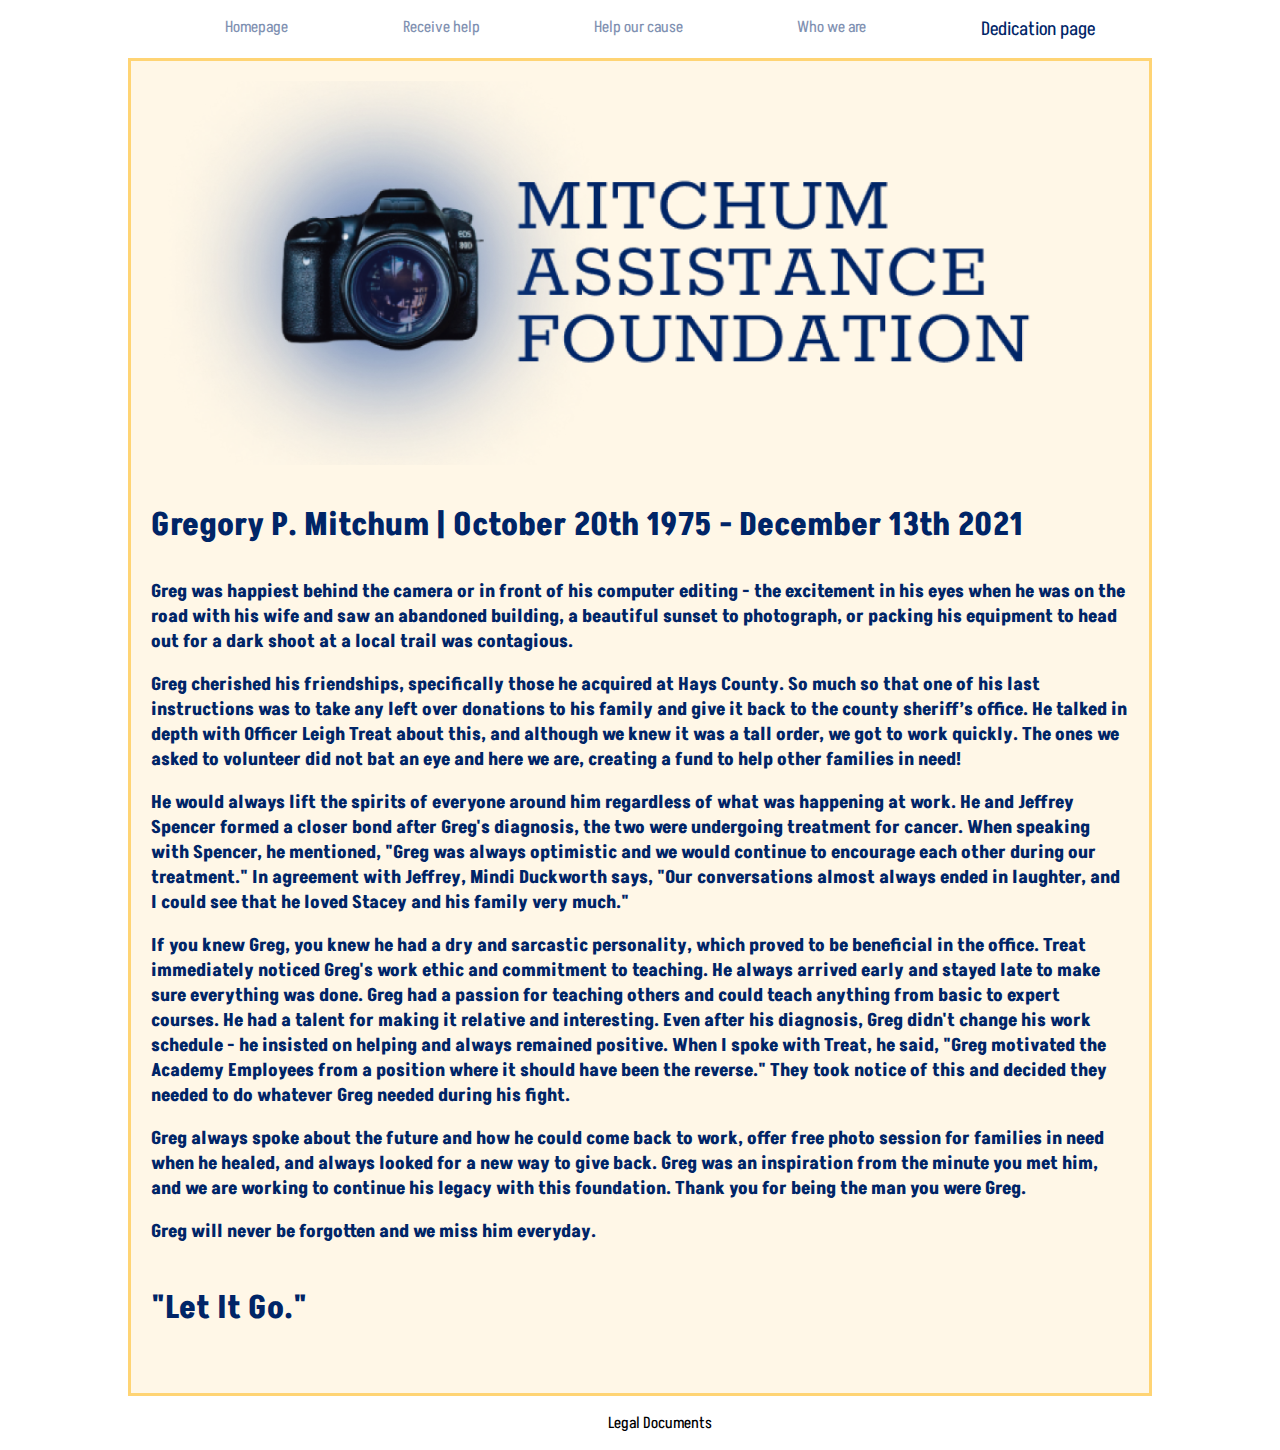
<file: dedicationPage.html>
<!DOCTYPE html>
<html lang="en">

<head>
    <meta charset="UTF-8">
    <meta http-equiv="X-UA-Compatible" content="IE=edge">
    <meta name="viewport" content="width=device-width, initial-scale=1.0">
    <title>Dedication Page</title>
    <link rel="stylesheet" href="style.css">
</head>

<body class="dedicationBody">
    <header>
        <ul class="header">
            <li class="inactive"><a href="index.html">Homepage</a></li>
            <li class="inactive"><a href="receiveHelp.html">Receive help</a></li>
            <li class="inactive"><a href="helpOurCause.html">Help our cause</a></li>
            <li class="inactive"><a href="whoWeAre.html">Who we are</a></li>
            <li class="active"><a href="dedicationPage.html">Dedication page</a></li>
        </ul>
    </header>

   <div class="dedicationSection">
   <img class="gregHeadshot" src="./assets/logo.png" alt="Greg Mitchum's Headshot">
    <p class="dedicationTitle">Gregory P. Mitchum | October 20th 1975 - December 13th 2021</p>

    <p class="dedicationText">Greg was happiest behind the camera or in front of his computer editing - the excitement in his 
        eyes when he was on the road with his wife and saw an abandoned building, a beautiful sunset 
        to photograph, or packing his equipment to head out for a dark shoot at a local trail was 
        contagious.</p>
    <p class="dedicationText">Greg cherished his friendships, specifically those he acquired at Hays County. So much so 
        that one of his last instructions was to take any left over donations to his family and 
        give it back to the county sheriff’s office. He talked in depth with Officer Leigh Treat about this, and although 
        we knew it was a tall order, we got to work quickly. The ones we asked to volunteer did not 
        bat an eye and here we are, creating a fund to help other families in need!</p>
    <p class="dedicationText">He would always lift the spirits of everyone around him regardless of what was happening at work. 
        He and Jeffrey Spencer formed a closer bond after Greg's diagnosis, 
        the two were undergoing treatment for cancer. When speaking with Spencer, he mentioned, "Greg was always optimistic and we 
        would continue to encourage each other during our treatment." In agreement with Jeffrey, Mindi Duckworth says, "Our 
        conversations almost always ended in laughter, and I could see that he loved Stacey and his family very much."</p>
    <p class="dedicationText">If you knew Greg, you knew he had a dry and sarcastic personality, which proved to be beneficial 
        in the office. Treat immediately noticed Greg's work ethic and commitment to teaching. He always arrived early and 
        stayed late to make sure everything was done. Greg had a passion for teaching others and could teach anything from basic
        to expert courses. He had a talent for making it relative and interesting. Even after his diagnosis, Greg didn't change
        his work schedule - he insisted on helping and always remained positive. When I spoke with Treat, he said,  "Greg motivated 
        the Academy Employees from a position where it should have been the reverse." They took notice of this and decided they 
        needed to do whatever Greg needed during his fight. </p>
    <p class="dedicationText">Greg always spoke about the future and how he could come back to work, offer free photo session for 
        families in need when he healed, and always looked for a new way to give back. Greg was an inspiration from the minute you 
        met him, and we are working to continue his legacy with this foundation. Thank you for being the man you were Greg.</p>
    <p class="dedicationText">Greg will never be forgotten and we miss him everyday.</p>
    <h4 class="signature">"Let It Go."</h4>
</div> 

    <footer>
        <ul>
            <li><a href="legal.html">Legal Documents</a></li>
        </ul>
    </footer>
</body>

</html>
</file>
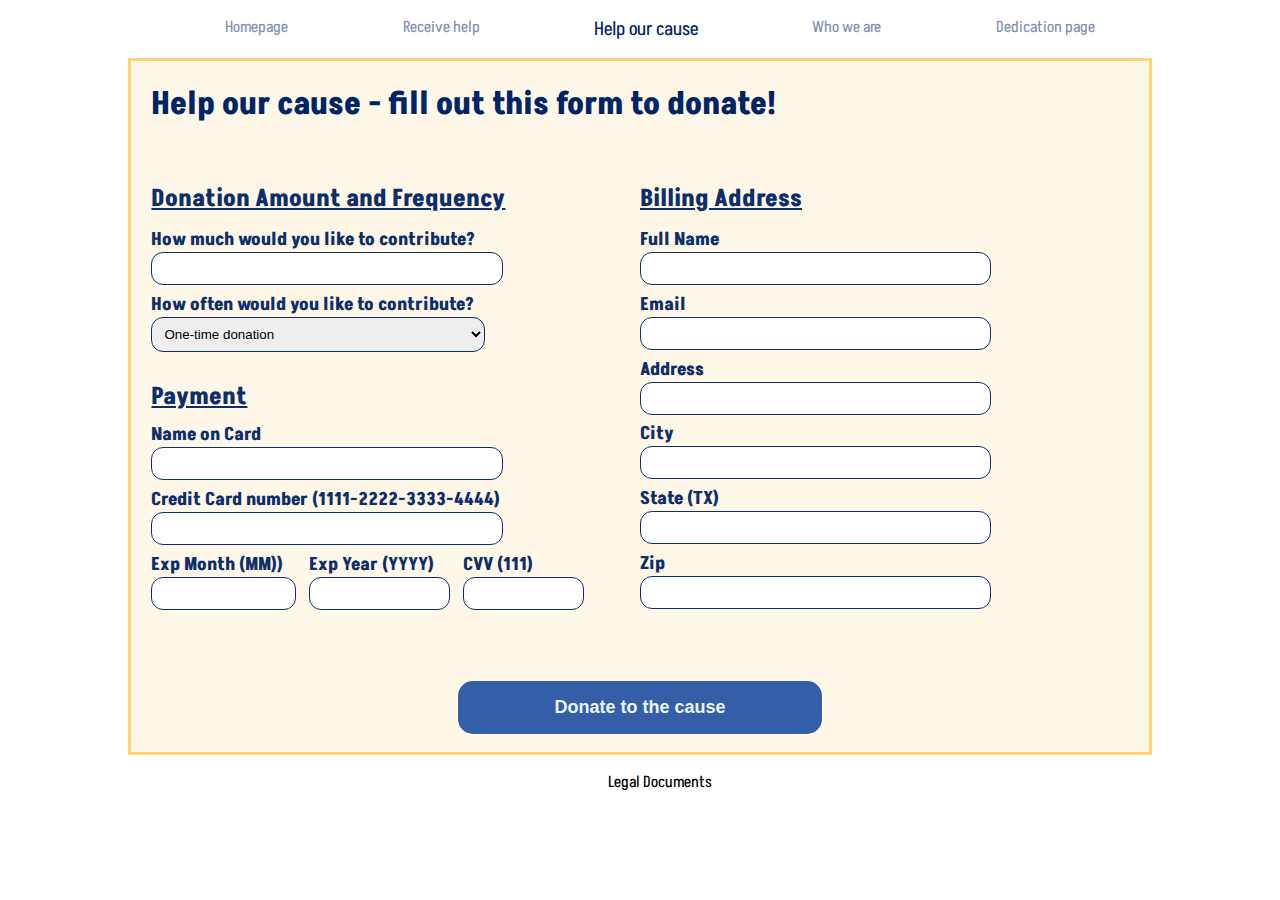
<file: helpOurCause.html>
<!DOCTYPE html>
<html lang="en">

<head>
    <meta charset="UTF-8">
    <meta http-equiv="X-UA-Compatible" content="IE=edge">
    <meta name="viewport" content="width=device-width, initial-scale=1.0">
    <title>Help Our Cause</title>
    <link rel="stylesheet" href="style.css">
</head>

<body>
    <header>
        <ul class="header">
            <li class="inactive"><a href="index.html">Homepage</a></li>
            <li class="inactive"><a href="receiveHelp.html">Receive help</a></li>
            <li class="active"><a href="helpOurCause.html">Help our cause</a></li>
            <li class="inactive"><a href="whoWeAre.html">Who we are</a></li>
            <li class="inactive"><a href="dedicationPage.html">Dedication page</a></li>
        </ul>
    </header>

    <section class="formSection">
        <h1 class="formTitle">Help our cause - fill out this form to donate!</h1>
        <form action="helpOurCauseSubmitted.html">
            <section class="entireForm entireFormDonate">
                <section class="formLeft">
                    <h3 class="formText shorterMargin underline ">Donation Amount and Frequency</h3>
                    <label for="donation" class="instructions">How much would you like to contribute?</label>
                        <input type="text" id="fname" name="firstname" class="input shorterMargin">
                    <label for="frequency" class="instructions">How often would you like to contribute?</label>
                    <select name="frequency" class="input shorterMargin">
                        <option value="One-time donation" class="input shorterMargin">One-time donation</option>
                        <option value="Monthly donation" class="input shorterMargin">Monthly donation</option>
                        <option value="Yearly donation" class="input shorterMargin">Yearly donation</option>
                    </select>
                    <h3 class="formText noBotMargin underline paymentMargin">Payment</h3>
                    <label for="cname" class="instructions bigTopMargin">Name on Card</label>
                        <input type="text" id="cname" name="cardname" class="input shorterMargin">
                    <label for="ccnum" class="instructions">Credit Card number (1111-2222-3333-4444)</label>
                        <input type="text" id="ccnum" name="cardnumber" class="input shorterMargin">
                    <section class="entireForm ccForm">
                        <section class="cardMonth">
                            <label for="expmonth" class="instructions">Exp Month (MM))</label>
                            <input type="text" id="expmonth" name="expmonth" class="input shorterMargin ccInput">
                        </section>
                        <section class="cardYear">
                            <label for="expyear" class="instructions">Exp Year (YYYY)</label>
                            <input type="text" id="expyear" name="expyear" class="input shorterMargin ccInput">
                        </section>
                        <section>
                            <label for="cvv" class="instructions">CVV (111)</label>
                            <input type="text" id="cvv" name="cvv" class="input shorterMargin ccInput">
                        </section>
                    </section>
                </section>

                <section class="formRight helpFormRight">
                    <h3 class="formText shorterMargin underline">Billing Address</h3>
                    <label for="fname" class="instructions">Full Name</label>
                        <input type="text" id="fname" name="firstname" class="input shorterMargin">
                    <label for="email" class="instructions"> Email</label>
                        <input type="text" id="email" name="email" class="input shorterMargin">
                    <label for="adr" class="instructions">Address</label>
                        <input type="text" id="adr" name="address" class="input shorterMargin">
                    <label for="city" class="instructions">City</label>
                        <input type="text" id="city" name="city" class="input shorterMargin">
                    <label for="state" class="instructions">State (TX)</label>
                    <input type="text" id="state" name="state" class="input shorterMargin">
                    <label for="zip" class="instructions">Zip</label>
                        <input type="text" id="zip" name="zip" class="input shorterMargins">
                </section>
            </section>
            <input type="submit" value="Donate to the cause" class="submitFormButtonStyle primary">
        </form>
    </section>

    <footer>
        <ul>
            <li><a href="legal.html">Legal Documents</a></li>
        </ul>
    </footer>
</body>

</html>
</file>
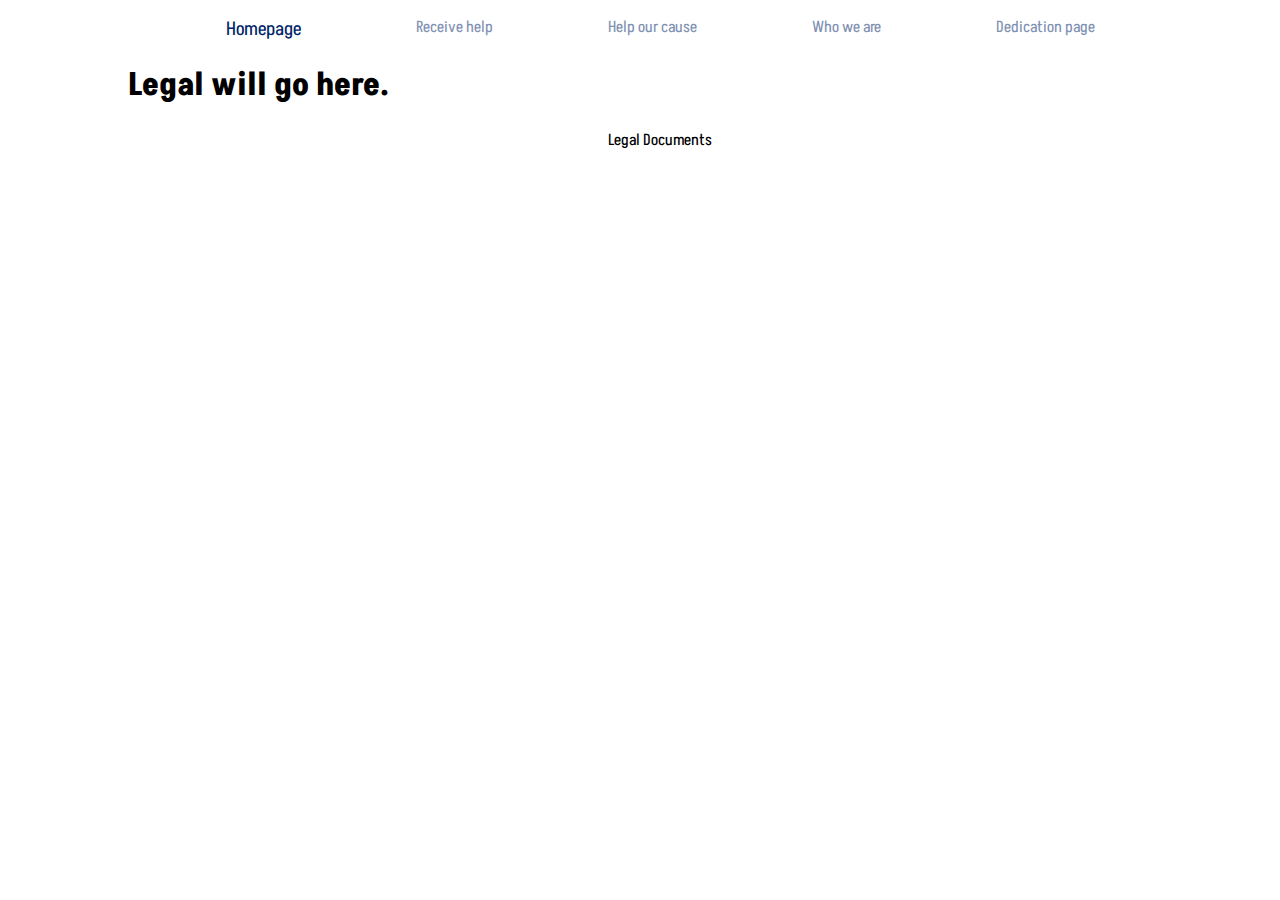
<file: legal.html>
<!DOCTYPE html>
<html lang="en">

<head>
    <meta charset="UTF-8">
    <meta http-equiv="X-UA-Compatible" content="IE=edge">
    <meta name="viewport" content="width=device-width, initial-scale=1.0">
    <title>Legal Documents</title>
    <link rel="stylesheet" href="style.css">
</head>

<body>
    <header>
        <ul class="header">
            <li class="active"><a href="index.html">Homepage</a></li>
            <li class="inactive"><a href="receiveHelp.html">Receive help</a></li>
            <li class="inactive"><a href="helpOurCause.html">Help our cause</a></li>
            <li class="inactive"><a href="whoWeAre.html">Who we are</a></li>
            <li class="inactive"><a href="dedicationPage.html">Dedication page</a></li>
        </ul>
    </header>

    <h1>Legal will go here.</h1>

    <footer>
        <ul>
            <li><a href="legal.html">Legal Documents</a></li>
        </ul>
    </footer>

</body>

</html>
</file>
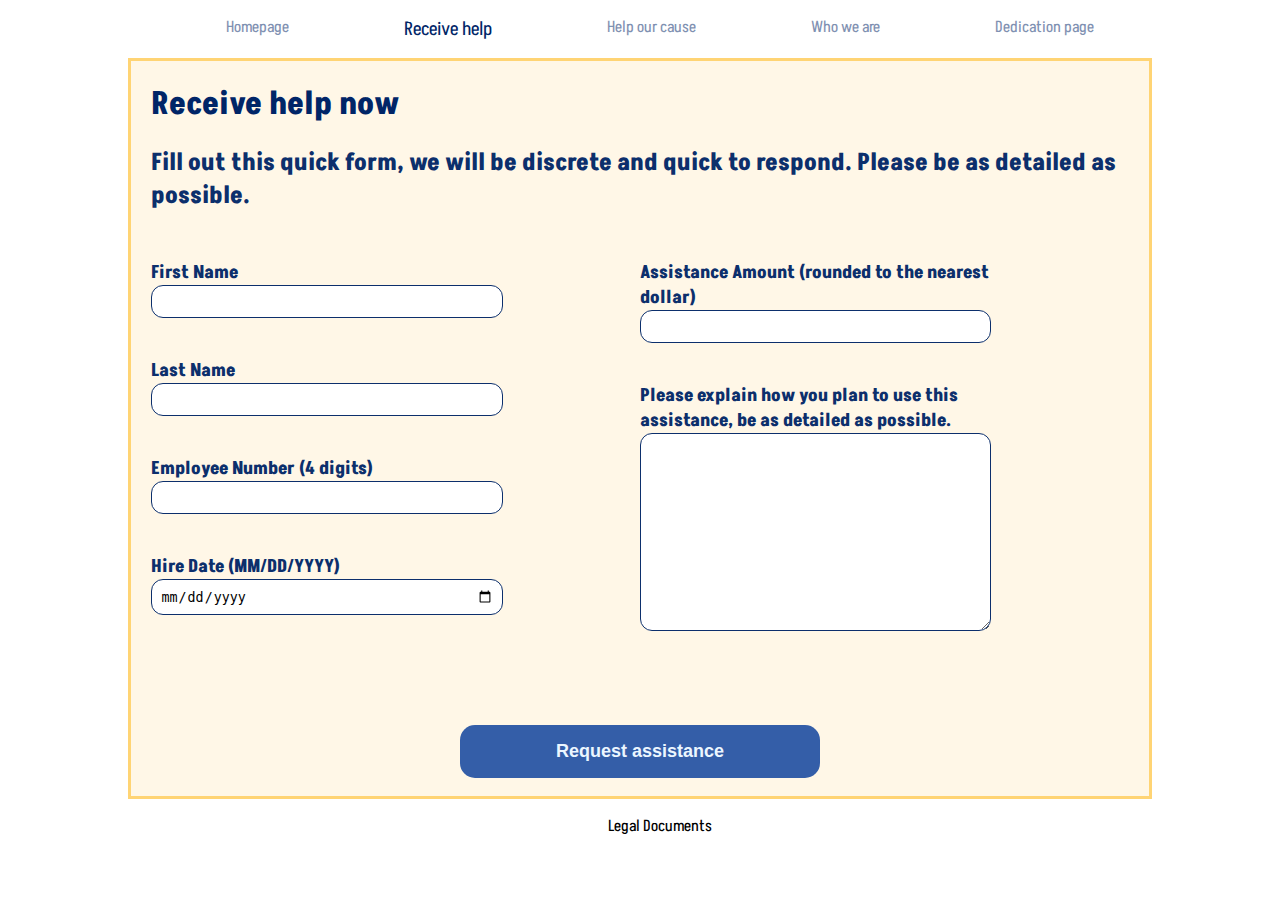
<file: receiveHelp.html>
<!DOCTYPE html>
<html lang="en">

<head>
    <meta charset="UTF-8">
    <meta http-equiv="X-UA-Compatible" content="IE=edge">
    <meta name="viewport" content="width=device-width, initial-scale=1.0">
    <title>Receive Help</title>
    <link rel="stylesheet" href="style.css">
</head>

<body>
    <header>
        <ul class="header">
            <li class="inactive"><a href="index.html">Homepage</a></li>
            <li class="active"><a href="receiveHelp.html">Receive help</a></li>
            <li class="inactive"><a href="helpOurCause.html">Help our cause</a></li>
            <li class="inactive"><a href="whoWeAre.html">Who we are</a></li>
            <li class="inactive"><a href="dedicationPage.html">Dedication page</a></li>
        </ul>
    </header>

    <section class="formSection">
        <h1 class="formTitle">Receive help now</h1>
        <h2 class="formText">Fill out this quick form, we will be discrete and quick to respond. Please be as detailed as possible.</h2>
            <form action="receiveHelpSubmitted.html">
                <section class="entireForm entireFormHelp">
                <section class="formLeft">
                    <label for="fName" class="instructions">First Name</label>
                        <input type="text" class="input"> 
                    <label for="lName" class="instructions">Last Name</label>
                        <input type="text" class="input">
                    <label for="eNumber" class="instructions">Employee Number (4 digits)</label>
                        <input type="number" min="1000" max="99999" class="input">
                    <label for="hDate" class="instructions">Hire Date (MM/DD/YYYY)</label>
                        <input type="date" class="input">
                </section>
                <section class="formRight">
                    <label for="aRequest" class="instructions">Assistance Amount (rounded to the nearest dollar)</label>
                        <input type="number" class="input">
                        <br>
                    <label for="request" class="instructions">Please explain how you plan to use this assistance, be as detailed as possible.</label>
                    <br>
                    <textarea rows="12" cols="40" class="input"></textarea>
                </section>
            </section>
                <input type="submit" value="Request assistance" class="submitFormButtonStyle primary">
            </form>
    </section>

    <footer>
        <ul>
            <li><a href="legal.html">Legal Documents</a></li>
        </ul>
    </footer>
</body>

</html>
</file>
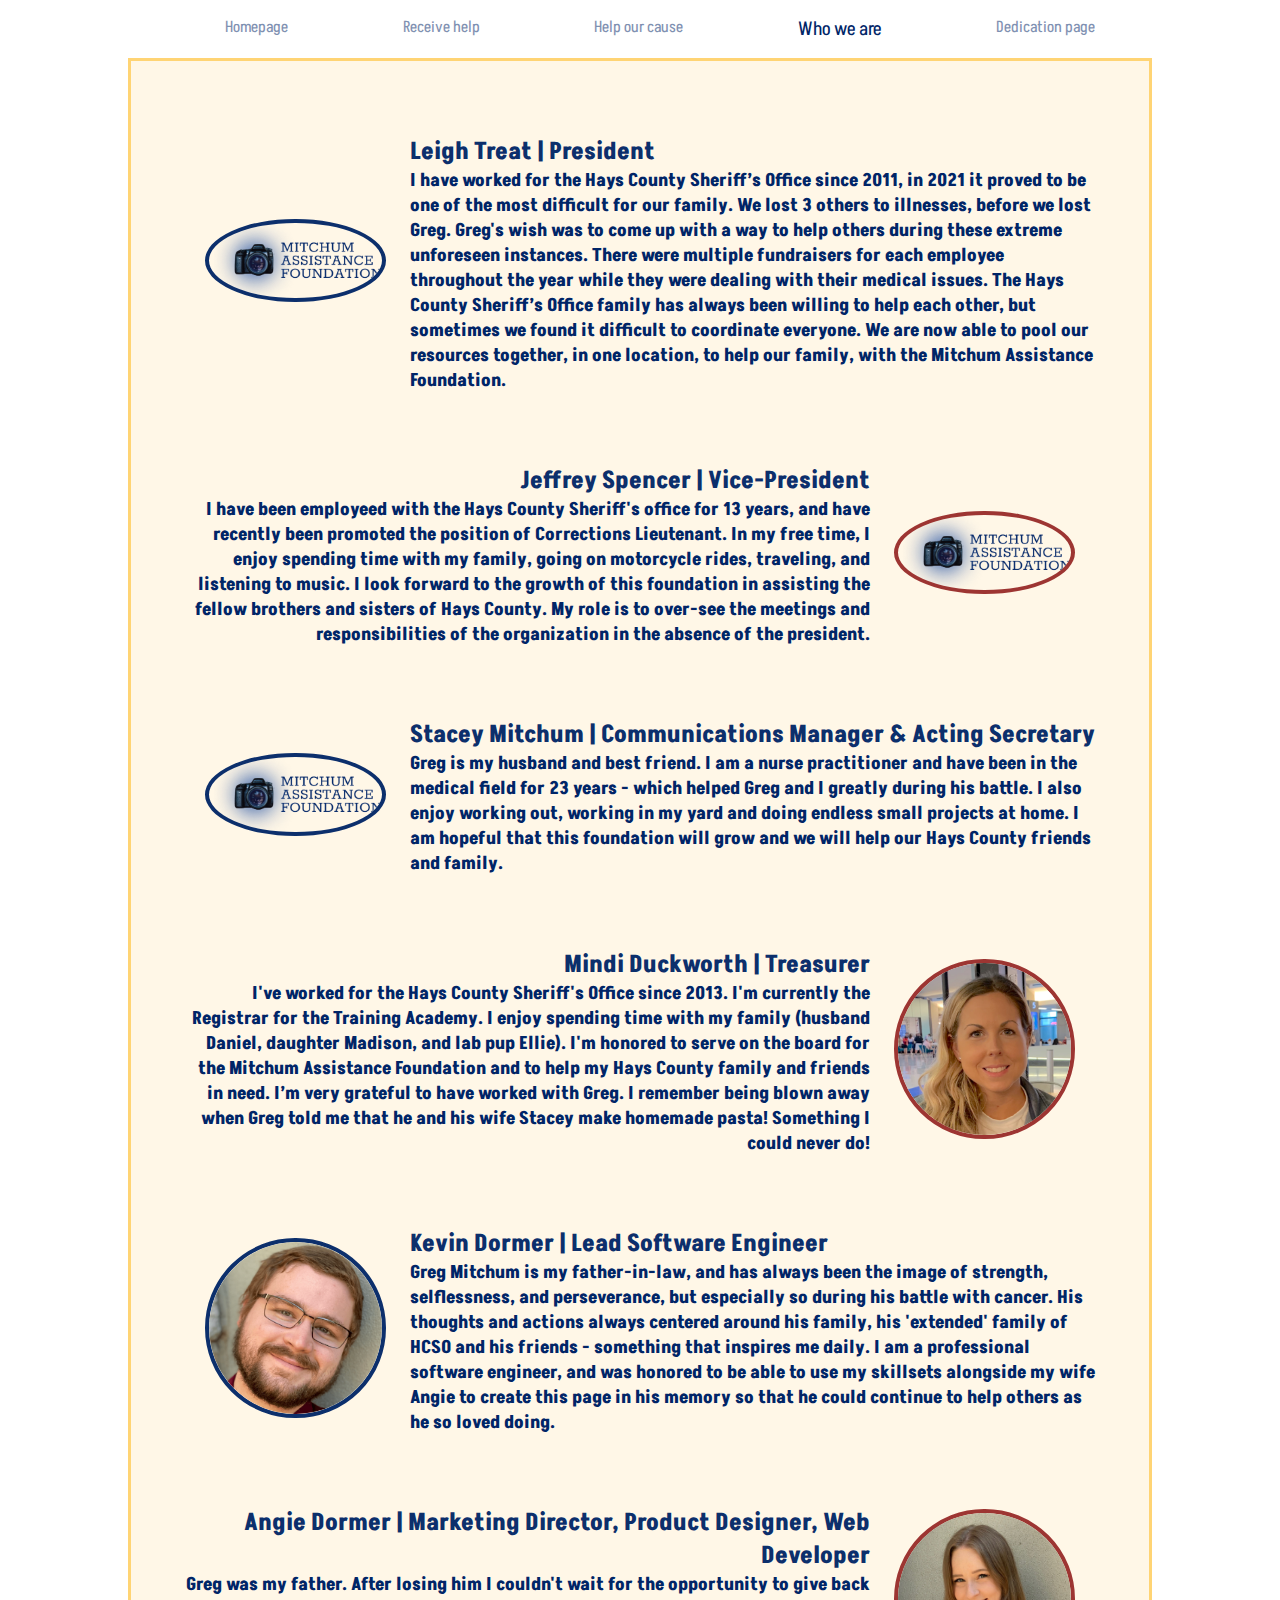
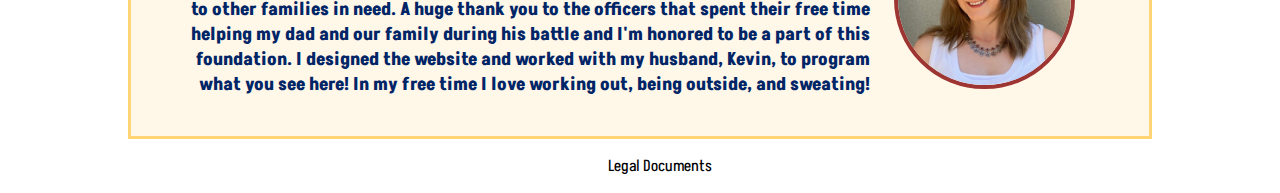
<file: whoWeAre.html>
<!DOCTYPE html>
<html lang="en">

<head>
    <meta charset="UTF-8">
    <meta http-equiv="X-UA-Compatible" content="IE=edge">
    <meta name="viewport" content="width=device-width, initial-scale=1.0">
    <title>Who is M.A.F.</title>
    <link rel="stylesheet" href="style.css">
</head>

<body class="whoWeAreBody">
    <header>
        <ul class="header">
            <li class="inactive"><a href="index.html">Homepage</a></li>
            <li class="inactive"><a href="receiveHelp.html">Receive help</a></li>
            <li class="inactive"><a href="helpOurCause.html">Help our cause</a></li>
            <li class="active"><a href="whoWeAre.html">Who we are</a></li>
            <li class="inactive"><a href="dedicationPage.html">Dedication page</a></li>
        </ul>
    </header>

    <section class="container">
        <div class="personContainer containerLeft">
            <div class="whoIcon">
                <img class="icon iconLeft" src="./assets/logo.png" alt="Leigh Treat's Headshot">
            </div>
            <div class="whoText">
                <p class="name left">Leigh Treat | President</p>
                <p class="roll left">I have worked for the Hays County Sheriff’s Office since 2011,
                     in 2021 it proved to be one of the most difficult for our family. We lost 3 others to 
                     illnesses, before we lost Greg. Greg's wish was to come up with a way to help others 
                     during these extreme unforeseen instances. There were multiple fundraisers for 
                     each employee throughout the year while they were dealing with their medical issues.
                     The Hays County Sheriff’s Office family has always been willing to help each other, 
                     but sometimes we found it difficult to coordinate everyone. We are now able to pool our 
                     resources together, in one location, to help our family, with the Mitchum Assistance
                    Foundation.
                </p>
            </div>
        </div>
        <div class="personContainer containerRight">
            <div class="whoText">
                <p class="name right">Jeffrey Spencer | Vice-President</p>
                <p class="roll right">I have been employeed with the Hays County Sheriff's office for 
                    13 years, and have recently been promoted the position of Corrections Lieutenant. In my 
                    free time, I enjoy spending time with my family, going on motorcycle rides, traveling, 
                    and listening to music. I look forward to the growth of this foundation in assisting the 
                    fellow brothers and sisters of Hays County. My role is to over-see the meetings and 
                    responsibilities of the organization in the absence of the president. 
                </p>
            </div>
            <div class="whoIcon">
                <img class="icon iconRight" src="./assets/logo.png" alt="Jeffrey Spencer's Headshot">
            </div>
        </div>
        <div class="personContainer containerLeft">
            <div class="whoIcon">
                <img class="icon iconLeft" src="./assets/logo.png" alt="Stacey Mitchum's Headshot">
            </div>
            <div class="whoText">
                <p class="name left"> Stacey Mitchum | Communications Manager & Acting Secretary</p>
                <p class="roll left"> Greg is my husband and best friend. I am a nurse practitioner and have
                    been in the medical field for 23 years - which helped Greg and I greatly during his
                    battle. I also enjoy working out, working in my yard and doing endless small projects
                    at home. I am hopeful that this foundation will grow and we will help our Hays County
                    friends and family.</p>
            </div>
        </div>

        <div class="personContainer containerRight">
            <div class="whoText">
                <p class="name right">Mindi Duckworth | Treasurer</p>
                <p class="roll right">I've worked for the Hays County Sheriff's Office since 2013. I'm 
                    currently the Registrar for the Training Academy. I enjoy spending time with my family 
                    (husband Daniel, daughter Madison, and lab pup Ellie). I'm honored to serve on the board 
                    for the Mitchum Assistance Foundation and to help my Hays County family and friends in 
                    need. I’m very grateful to have worked with Greg. I remember being blown away when 
                    Greg told me that he and his wife Stacey make homemade pasta! Something I could never do! 
                </p>
            </div>
            <div class="whoIcon">
                <img class="icon iconRight" src="./assets/mindi.jpeg" alt="Mindi Duckworth's Headshot">
            </div>
        </div>
        <div class="personContainer containerLeft">
            <div class="whoIcon">
                <img class="icon iconLeft" src="./assets/kevin.png" alt="Kevin Dormer's Headshot">
            </div>
            <div class="whoText">
                <p class="name left">Kevin Dormer | Lead Software Engineer</p>
                <p class="roll left">Greg Mitchum is my father-in-law, and has always been the image of 
                    strength, selflessness, and perseverance, but especially so during his battle with cancer. 
                    His thoughts and actions always centered around his family, his 'extended' family of HCSO 
                    and his friends - something that inspires me daily. I am a professional software engineer, 
                    and was honored to be able to use my skillsets alongside my wife Angie to create this page 
                    in his memory so that he could continue to help others as he so loved doing.
                </p>
            </div>
        </div>
        <div class="personContainer containerRight">
            <div class="whoText">
                <p class="name right">Angie Dormer | Marketing Director, Product Designer, Web Developer</p>
                <p class="roll right">Greg was my father. After losing him I couldn't wait for the opportunity
                     to give back to other families in need. A huge thank you to the officers that spent their 
                     free time helping my dad and our family during his battle and I'm honored to be a part of 
                     this foundation. I designed the website and worked with my husband, Kevin, to program 
                     what you see here! In my free time I love working out, being outside, and sweating!</p>
            </div>
            <div class="whoIcon">
                <img class="icon iconRight" src="./assets/angie.jpeg" alt="Angela Dormer's Headshot">
            </div>
        </div>
        </div>
    </section>

    <footer>
        <ul>
            <li><a href="legal.html">Legal Documents</a></li>
        </ul>
    </footer>
</body>

</html>
</file>
<file: style.css>
@import url('https://fonts.googleapis.com/css2?family=Akshar:wght@300&display=swap');

/* ********     HEADER FORMAT       ******** */

.inactive{
    color: #002567;
    opacity: 50%;
}

.active{
    color: #002567;
    font-size: larger;
}

a, a:visited, a:hover, a:active, li{
    color: inherit;
    text-decoration: none;
    list-style: none;
}

.header{
    font-family: 'Akshar', sans-serif;
    display: flex;
    justify-content: space-around;
}

/* ********     BODY STYING       ******** */
body{
    margin-left: 10%;
    margin-right: 10%;
    margin-bottom: 0;
    margin-top: 1%;
    font-family: 'Akshar', sans-serif;;
}

/* ********     HOMEPAGE FORMATTING       ******** */

.homepageSection{
    background-color: #FFF7E7;
    border: #FFD474 solid .2rem;
    margin: 0;
    margin-top: 2%;
}

.homepageTop{
    display: grid;
    grid-template-columns: 1fr 1fr 1fr;   
    grid-template-rows: 10rem;
}

.homepageLogo{
    align-items: left;
    justify-items: flex-start;
    height: 80%;
    width: 80%;
    padding: 2%;
}

.homepageOfficer{
    margin-top: -20%;
    margin-bottom: -25%;
    height: 115%;
    width: 100%;
}

.homepageText{
    font-size: xx-large;
    color: #002567;
    font-weight: bold;
    justify-self: right;
    margin-top: 8%;
    margin-right: 8%;
}

.homepageBottom{
    margin-top: 8rem;
    margin-bottom: 1rem;
    display: flex;
    justify-content: center;
}

.primary{
    background-color: #345EA8;
    color: #EBF6FF;
    border: none;
}

.secondary{
    background-color: #EBF6FF;
    color: #345EA8;
    border: none;
}

.buttonStyle{
    font-size: x-large;
    font-weight: bolder;
    border-radius: 15px;
    margin-left: 1rem;
    margin-right: 1rem;
    padding-top: 1rem;
    padding-bottom: 1rem;
    padding-left: 4rem;
    padding-right: 4rem;
}

.homepageFooter{
    margin-top: -1%;
}

/* ********     FORM FORMATTING       ******** */

.formSection{
    background-color: #FFF7E7;
    border: #FFD474 solid .2rem;
    padding-left: 2%;
    padding-top: 0;
    padding-right: 2%;
    padding-bottom: 0;
}

.formTitle{
    font-size: xx-large;
    color: #002567;
    margin-bottom: 0;
}

.formText, .instructions{
    color: #0C2F6C;
    font-weight: bolder;
    font-size: x-large;
}

.entireForm{
    display: grid;
    grid-template-columns: 1fr 1fr;
}

.entireFormHelp{
    margin-top: 3em;
    margin-bottom: 3em;
}

.entireFormDonate{
    margin-top: 2em;
    margin-bottom: 2em;
}

.formLeft{
    display: flex;
    flex-direction: column;
    margin-right: 10%;
    align-items: space-between;
}

.formRight{
    margin-right: 20%;
}

.helpFormRight{
    display: flex;
    flex-direction: column;
}

.input{
    padding: 8px;
    border-radius: 12px;
    border: solid 1px #0C2F6C;
    margin-bottom: 3em;
    width: 25em;
}

.instructions{
    font-size: large;
    font-weight: bold;
}

.cardContainer{
    display: flex;
    justify-content: space-between;
}

.ccForm{
    display: flex;
    justify-content: space-around;
}

.ccInput{
    width: 80%;
}

.submitFormButtonStyle{
    display: block;
    margin-left: auto;
    margin-right: auto;
    margin-bottom: 1em;
    margin-top: 1em;
    font-size: large;
    font-weight: bold;
    border-radius: 15px;
    padding-top: 1rem;
    padding-bottom: 1rem;
    padding-left: 6rem;
    padding-right: 6rem;

}

.bigTopMargin{
    margin-top: 0.5em;
}

.paymentMargin{
    margin-top: 0.9em;
}

.shorterMargin{
    margin-bottom: .5em;
}

.noBotMargin{
    margin-bottom: 0;
}

.topMargin{
margin-top: .5em;
}

.noRightMargin{
    margin-right: 0;
}

.blue{
    color: #0C2F6C;
    opacity: 50%;
}

.underline{
    text-decoration: underline;
    color: #0C2F6C;
}


/* ********     CONFIRMATION FORMATTING       ******** */

.confirmationSection{
    background-color: #FFF7E7;
    border: #FFD474 solid .2rem;
    padding-left: 2%;
    padding-top: 0;
    padding-right: 2%;
    padding-bottom: 0;
}

.confirmationFlag{
    height: 225%;
    width: 90%;
    display: block;
    margin-left: auto;
    margin-right: auto;
    margin-top: -5%;
    margin-bottom: -7%;
}

.confirmationText{
    font-size: xx-large;
    color: #002567;
    font-weight: bold;
    text-align: center;
    margin-bottom: 0;
    margin-top: 2%;
}

/* ********     WHO WE ARE FORMATTING       ******** */
.container{
    background-color: #FFF7E7;
    border: #FFD474 solid .2rem;
    padding: 2%;
}

.icon{
    height: 75%;
    width: 75%;
    border-radius: 100%;
    display: block;
    margin: auto;
}

.iconLeft{
    border: #0C2F6C solid 4px;
}

.iconRight{
    border: #9D3532 solid 4px;
}

.personContainer{
    display: grid;
    align-items: center;
    justify-content: center;
    padding: 3%;
    padding-bottom: 0;
}

.containerRight{
    grid-template-columns: 3fr 1fr;
}

.containerLeft{
    grid-template-columns: 1fr 3fr;
}

.name{
    font-size: x-large;
    font-weight: bold;
    margin-bottom: 0;
    color: #0C2F6C;
}

.roll{
    margin-top: 0;
    font-size: large;
    font-weight: 1000;
    letter-spacing: 1.2;
    color: #002567;
}

.right{
    text-align: right;

}

/* ********     DEDICATION PAGE FORMAT       ******** */

.dedicationSection{
    background-color: #FFF7E7;
    border: #FFD474 solid .2rem;
    padding: 2%;
}

.gregHeadshot{
    height: 90%;
    width: 90%;
    margin-left: auto;
    margin-right: auto;
}

.dedicationTitle{
    font-size: xx-large;
    color: #002567;
    font-weight: bold;
}

.dedicationText{
    font-size: large;
    color: #002567;
    font-weight: 1000; 
}

.signature{
    font-size: xx-large;
    color: #002567;
    font-weight: bold;
}

/* ********     FOOTER FORMAT       ******** */
footer{
    text-align: center;
}
</file>
